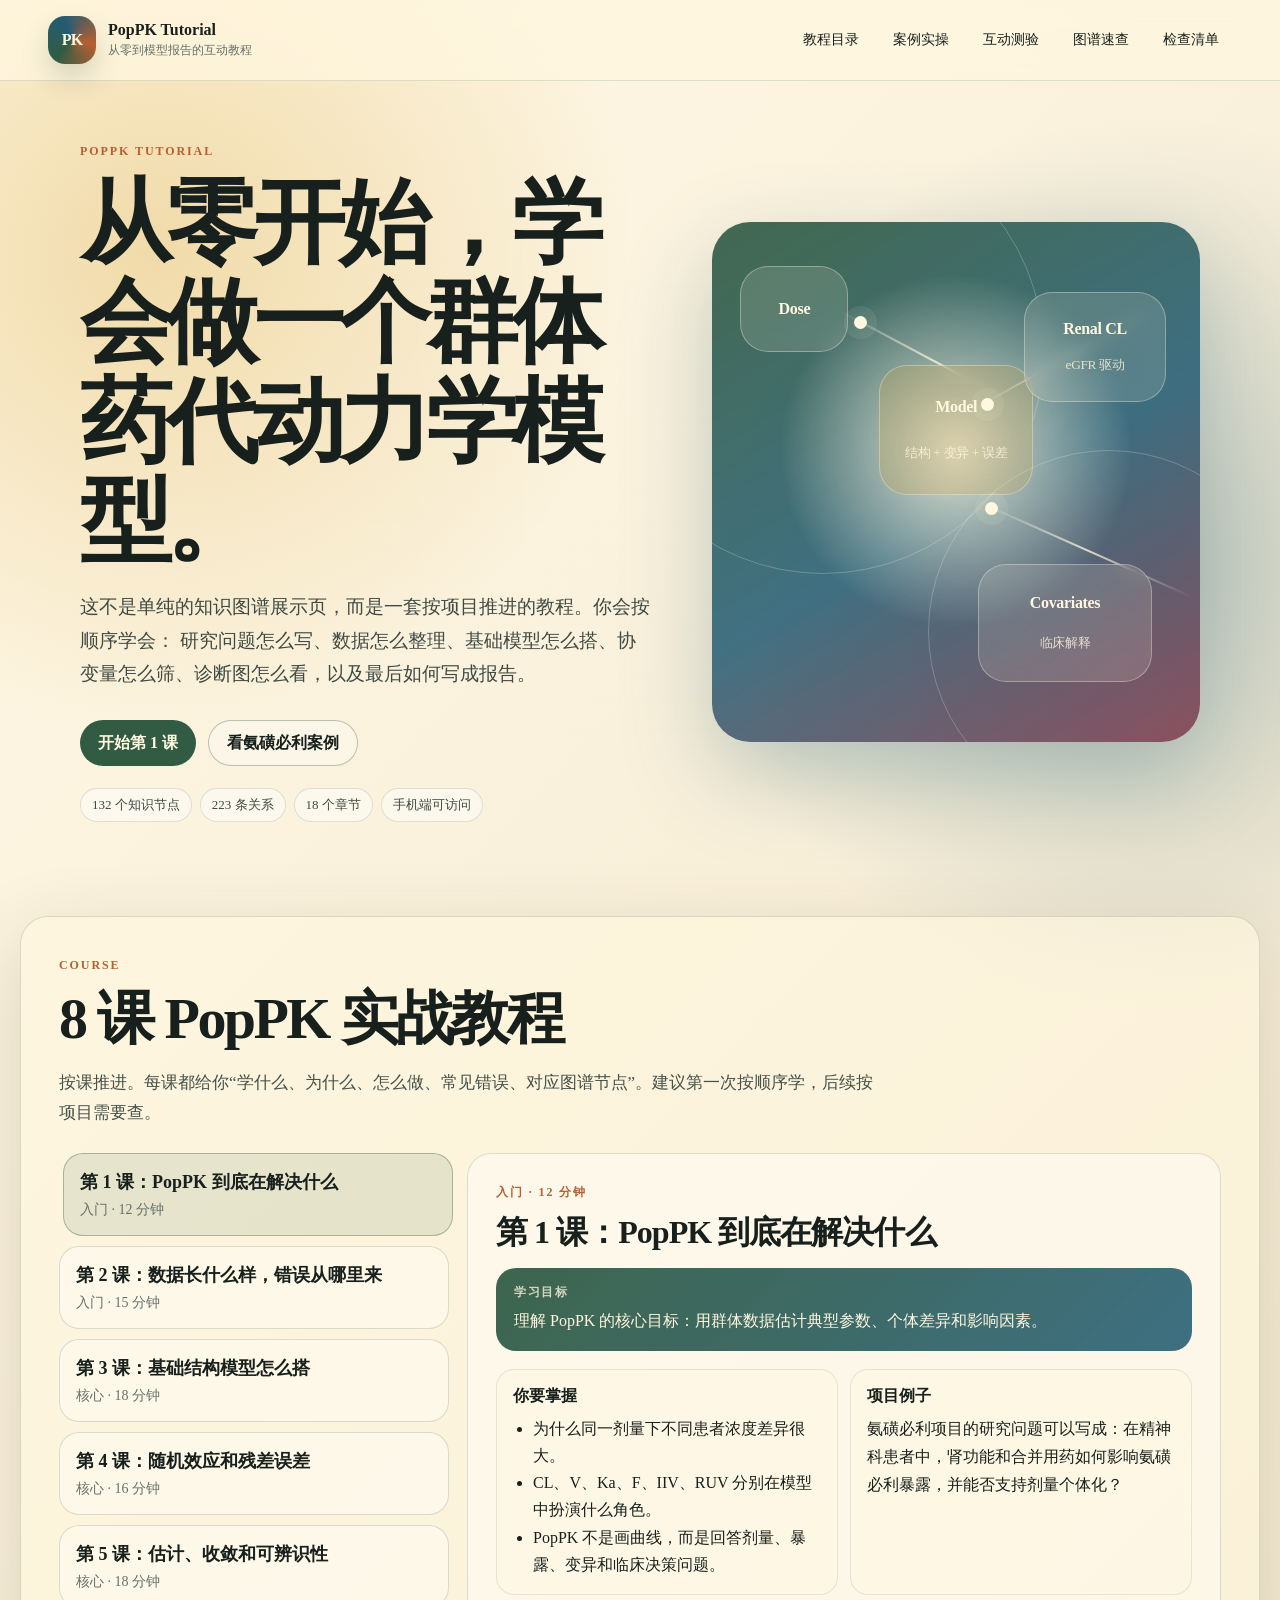
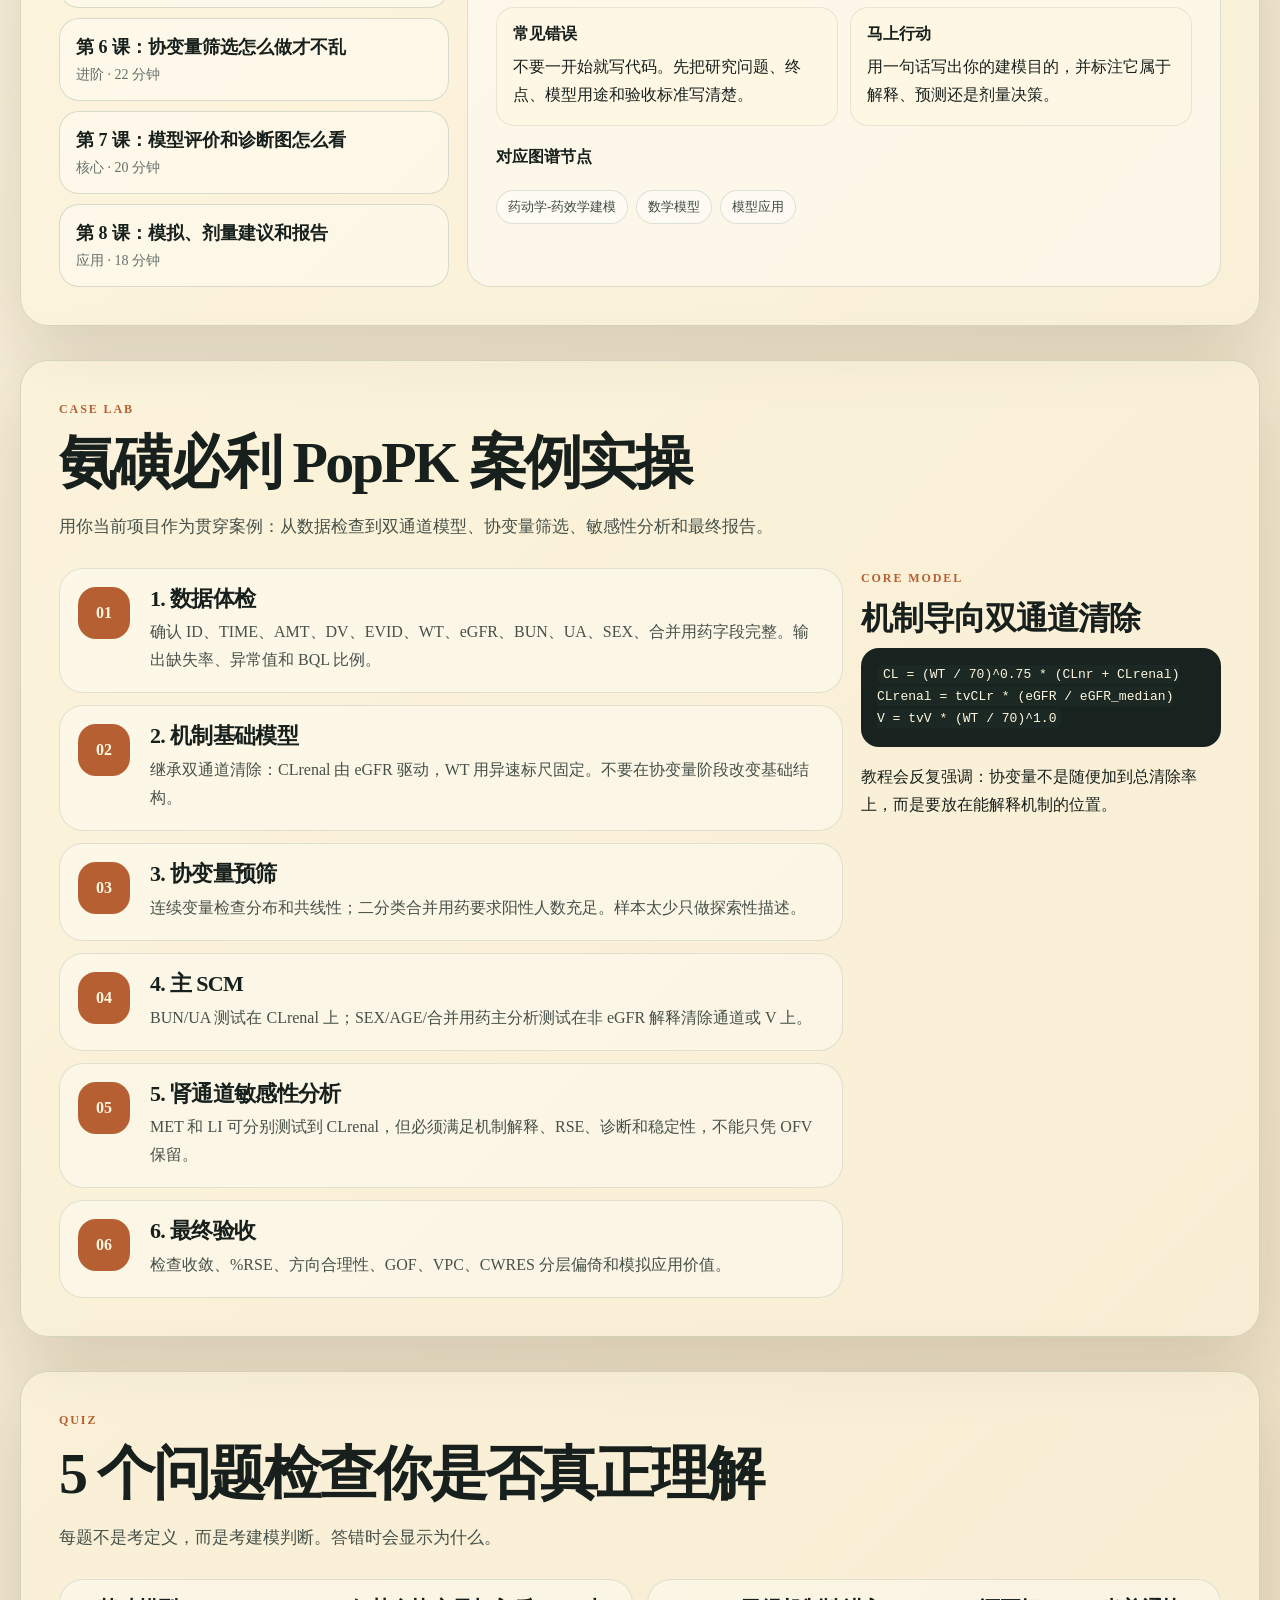
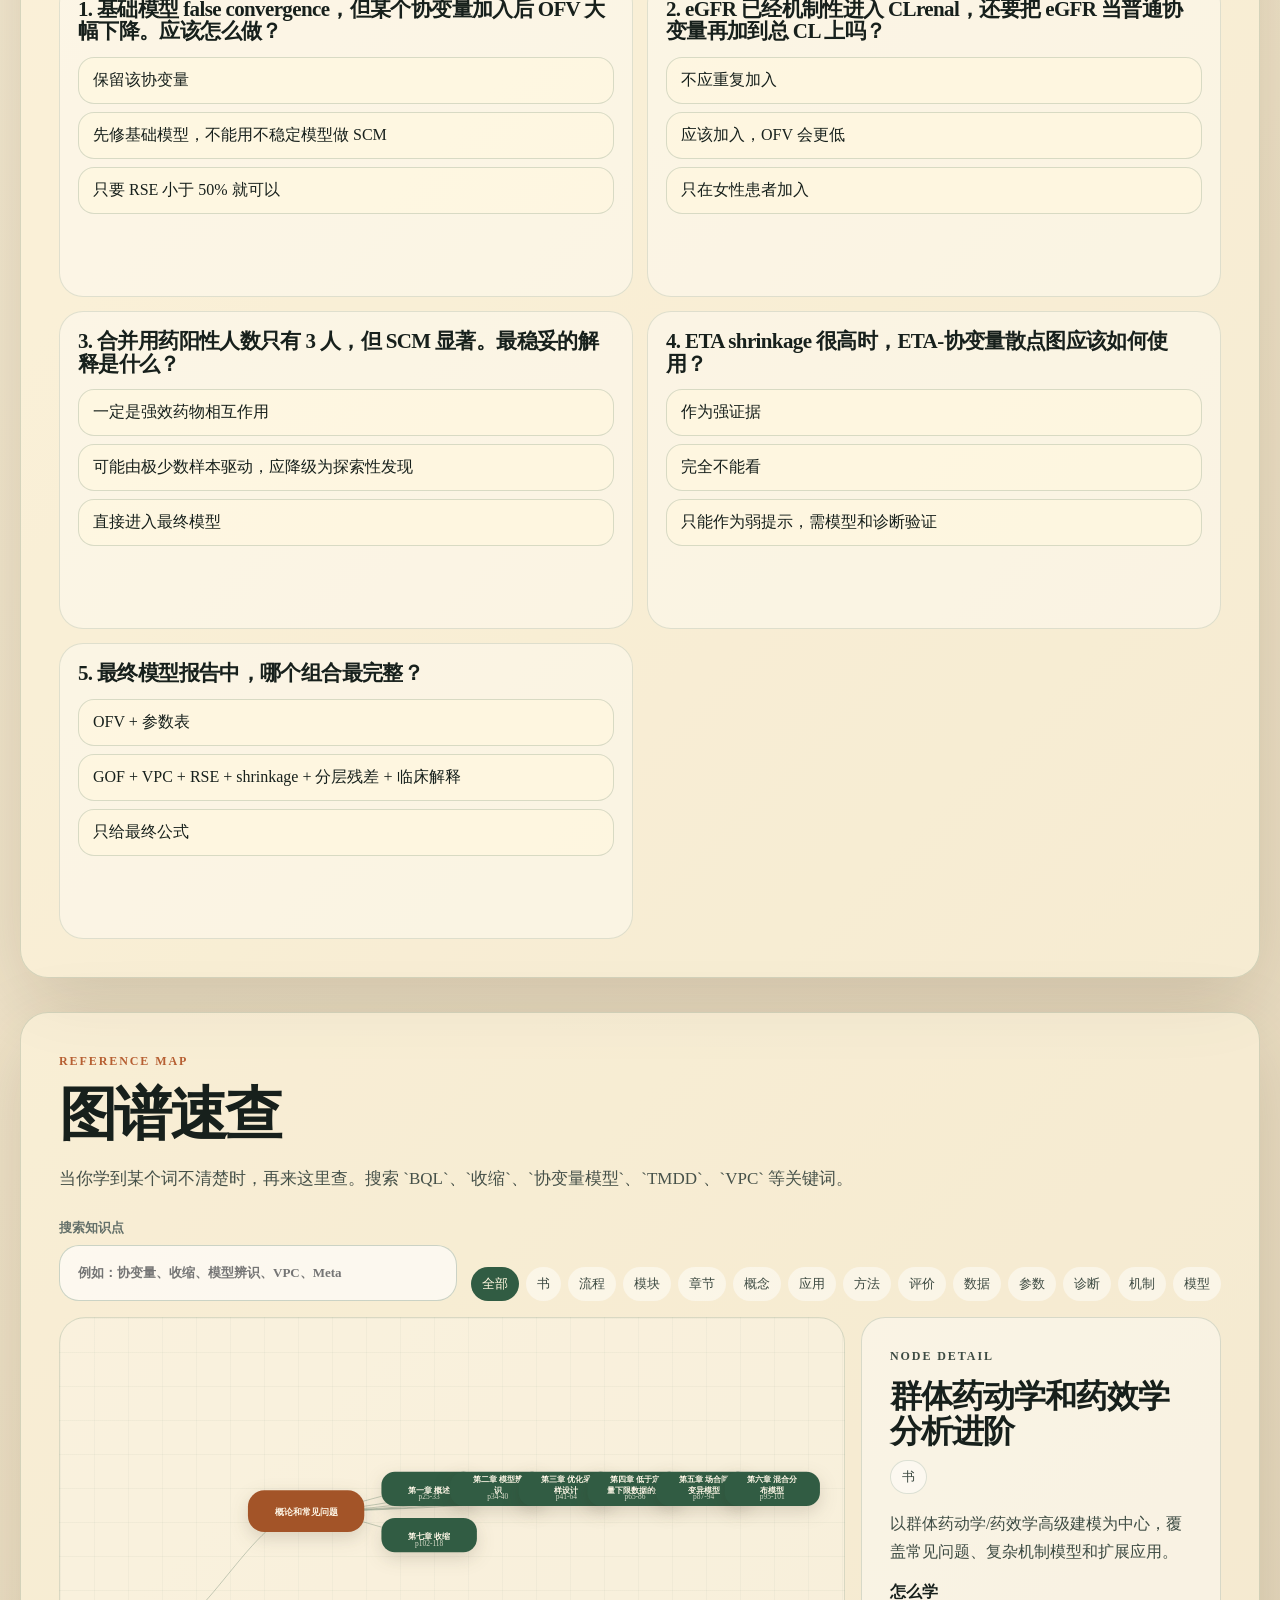
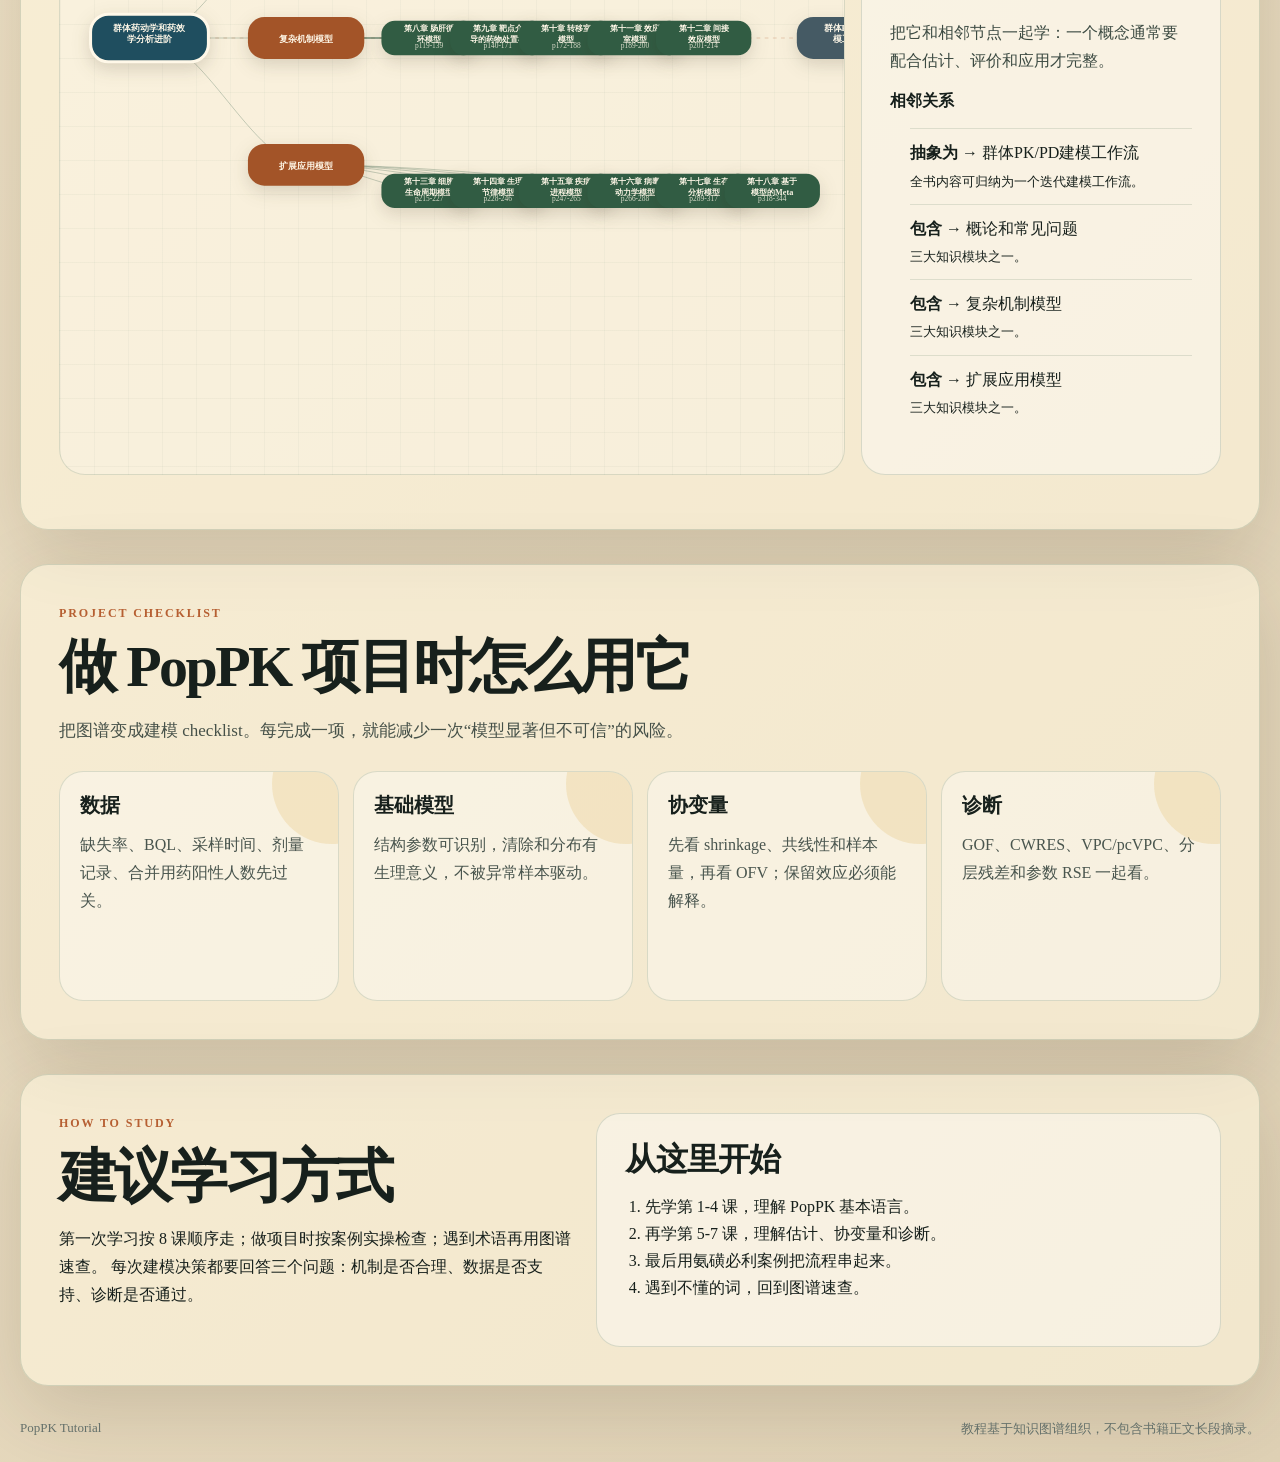
<file: index.html>
<!doctype html>
<html lang="zh-CN">
<head>
  <meta charset="utf-8">
  <meta name="viewport" content="width=device-width, initial-scale=1">
  <meta http-equiv="Cache-Control" content="no-cache, no-store, must-revalidate">
  <meta http-equiv="Pragma" content="no-cache">
  <meta http-equiv="Expires" content="0">
  <meta name="description" content="群体药动学 PopPK 互动教程：从研究问题、数据、基础模型、协变量筛选到模型诊断和报告。">
  <title>PopPK 互动教程</title>
  <link rel="stylesheet" href="assets/styles-tutorial.css">
</head>
<body>
  <div class="grain" aria-hidden="true"></div>

  <header class="site-header">
    <a class="brand" href="#top" aria-label="返回首页">
      <span class="brand-mark">PK</span>
      <span>
        <strong>PopPK Tutorial</strong>
        <small>从零到模型报告的互动教程</small>
      </span>
    </a>
    <nav class="top-nav" aria-label="主导航">
      <a href="#learn">教程目录</a>
      <a href="#caseLab">案例实操</a>
      <a href="#quiz">互动测验</a>
      <a href="#explore">图谱速查</a>
      <a href="#checklist">检查清单</a>
    </nav>
  </header>

  <main id="top">
    <section class="hero section-grid">
      <div class="hero-copy">
        <p class="eyebrow">PopPK tutorial</p>
        <h1>从零开始，学会做一个群体药代动力学模型。</h1>
        <p class="hero-text">
          这不是单纯的知识图谱展示页，而是一套按项目推进的教程。你会按顺序学会：
          研究问题怎么写、数据怎么整理、基础模型怎么搭、协变量怎么筛、诊断图怎么看，以及最后如何写成报告。
        </p>
        <div class="hero-actions">
          <a class="button primary" href="#learn">开始第 1 课</a>
          <a class="button ghost" href="#caseLab">看氨磺必利案例</a>
        </div>
        <div class="quick-stats" id="quickStats" aria-live="polite">
          <span>载入知识图谱中...</span>
        </div>
      </div>

      <div class="kinetic-card" aria-label="药动学双通道动画示意">
        <div class="compartment dose">Dose</div>
        <div class="flow-line line-a"></div>
        <div class="compartment central">Model<br><small>结构 + 变异 + 误差</small></div>
        <div class="flow-line line-b"></div>
        <div class="compartment renal">Renal CL<br><small>eGFR 驱动</small></div>
        <div class="flow-line line-c"></div>
        <div class="compartment nonrenal">Covariates<br><small>临床解释</small></div>
        <div class="pulse-dot dot-1"></div>
        <div class="pulse-dot dot-2"></div>
        <div class="pulse-dot dot-3"></div>
      </div>
    </section>

    <section class="section" id="learn">
      <div class="section-heading">
        <p class="eyebrow">Course</p>
        <h2>8 课 PopPK 实战教程</h2>
        <p>按课推进。每课都给你“学什么、为什么、怎么做、常见错误、对应图谱节点”。建议第一次按顺序学，后续按项目需要查。</p>
      </div>
      <div class="learning-board">
        <div class="lesson-list" id="lessonList"></div>
        <article class="lesson-detail" id="lessonDetail">
          <p class="eyebrow">选择一课</p>
          <h3>教程内容会显示在这里</h3>
          <p>点击左侧课程，查看学习目标、核心概念、实操任务和对应图谱节点。</p>
        </article>
      </div>
    </section>

    <section class="section" id="caseLab">
      <div class="section-heading">
        <p class="eyebrow">Case lab</p>
        <h2>氨磺必利 PopPK 案例实操</h2>
        <p>用你当前项目作为贯穿案例：从数据检查到双通道模型、协变量筛选、敏感性分析和最终报告。</p>
      </div>
      <div class="case-layout">
        <div class="case-timeline" id="caseSteps"></div>
        <aside class="formula-card">
          <p class="eyebrow">Core model</p>
          <h3>机制导向双通道清除</h3>
          <pre><code>CL = (WT / 70)^0.75 * (CLnr + CLrenal)
CLrenal = tvCLr * (eGFR / eGFR_median)
V = tvV * (WT / 70)^1.0</code></pre>
          <p>教程会反复强调：协变量不是随便加到总清除率上，而是要放在能解释机制的位置。</p>
        </aside>
      </div>
    </section>

    <section class="section" id="quiz">
      <div class="section-heading">
        <p class="eyebrow">Quiz</p>
        <h2>5 个问题检查你是否真正理解</h2>
        <p>每题不是考定义，而是考建模判断。答错时会显示为什么。</p>
      </div>
      <div class="quiz-box" id="quizBox"></div>
    </section>

    <section class="section explore" id="explore">
      <div class="section-heading">
        <p class="eyebrow">Reference map</p>
        <h2>图谱速查</h2>
        <p>当你学到某个词不清楚时，再来这里查。搜索 `BQL`、`收缩`、`协变量模型`、`TMDD`、`VPC` 等关键词。</p>
      </div>

      <div class="search-panel">
        <label class="search-box">
          <span>搜索知识点</span>
          <input id="searchInput" type="search" placeholder="例如：协变量、收缩、模型辨识、VPC、Meta">
        </label>
        <div class="type-filters" id="typeFilters" aria-label="节点类型筛选"></div>
      </div>

      <div class="explorer-layout">
        <div class="graph-shell">
          <svg id="graphSvg" viewBox="0 0 1180 760" role="img" aria-label="可视化知识图谱"></svg>
        </div>
        <aside class="node-panel" id="nodePanel">
          <p class="eyebrow">Node detail</p>
          <h3>点击一个节点</h3>
          <p>这里会显示概念解释、所在章节和相邻关系。</p>
        </aside>
      </div>

      <div class="result-strip" id="resultStrip" aria-live="polite"></div>
    </section>

    <section class="section" id="checklist">
      <div class="section-heading">
        <p class="eyebrow">Project checklist</p>
        <h2>做 PopPK 项目时怎么用它</h2>
        <p>把图谱变成建模 checklist。每完成一项，就能减少一次“模型显著但不可信”的风险。</p>
      </div>
      <div class="checklist-grid" id="checklistGrid"></div>
    </section>

    <section class="section github-section" id="about">
      <div>
        <p class="eyebrow">How to study</p>
        <h2>建议学习方式</h2>
        <p>
          第一次学习按 8 课顺序走；做项目时按案例实操检查；遇到术语再用图谱速查。
          每次建模决策都要回答三个问题：机制是否合理、数据是否支持、诊断是否通过。
        </p>
      </div>
      <div class="deploy-card">
        <h3>从这里开始</h3>
        <ol>
          <li>先学第 1-4 课，理解 PopPK 基本语言。</li>
          <li>再学第 5-7 课，理解估计、协变量和诊断。</li>
          <li>最后用氨磺必利案例把流程串起来。</li>
          <li>遇到不懂的词，回到图谱速查。</li>
        </ol>
      </div>
    </section>
  </main>

  <footer class="site-footer">
    <span>PopPK Tutorial</span>
    <span>教程基于知识图谱组织，不包含书籍正文长段摘录。</span>
  </footer>

  <script src="assets/app-tutorial.js"></script>
</body>
</html>
</file>
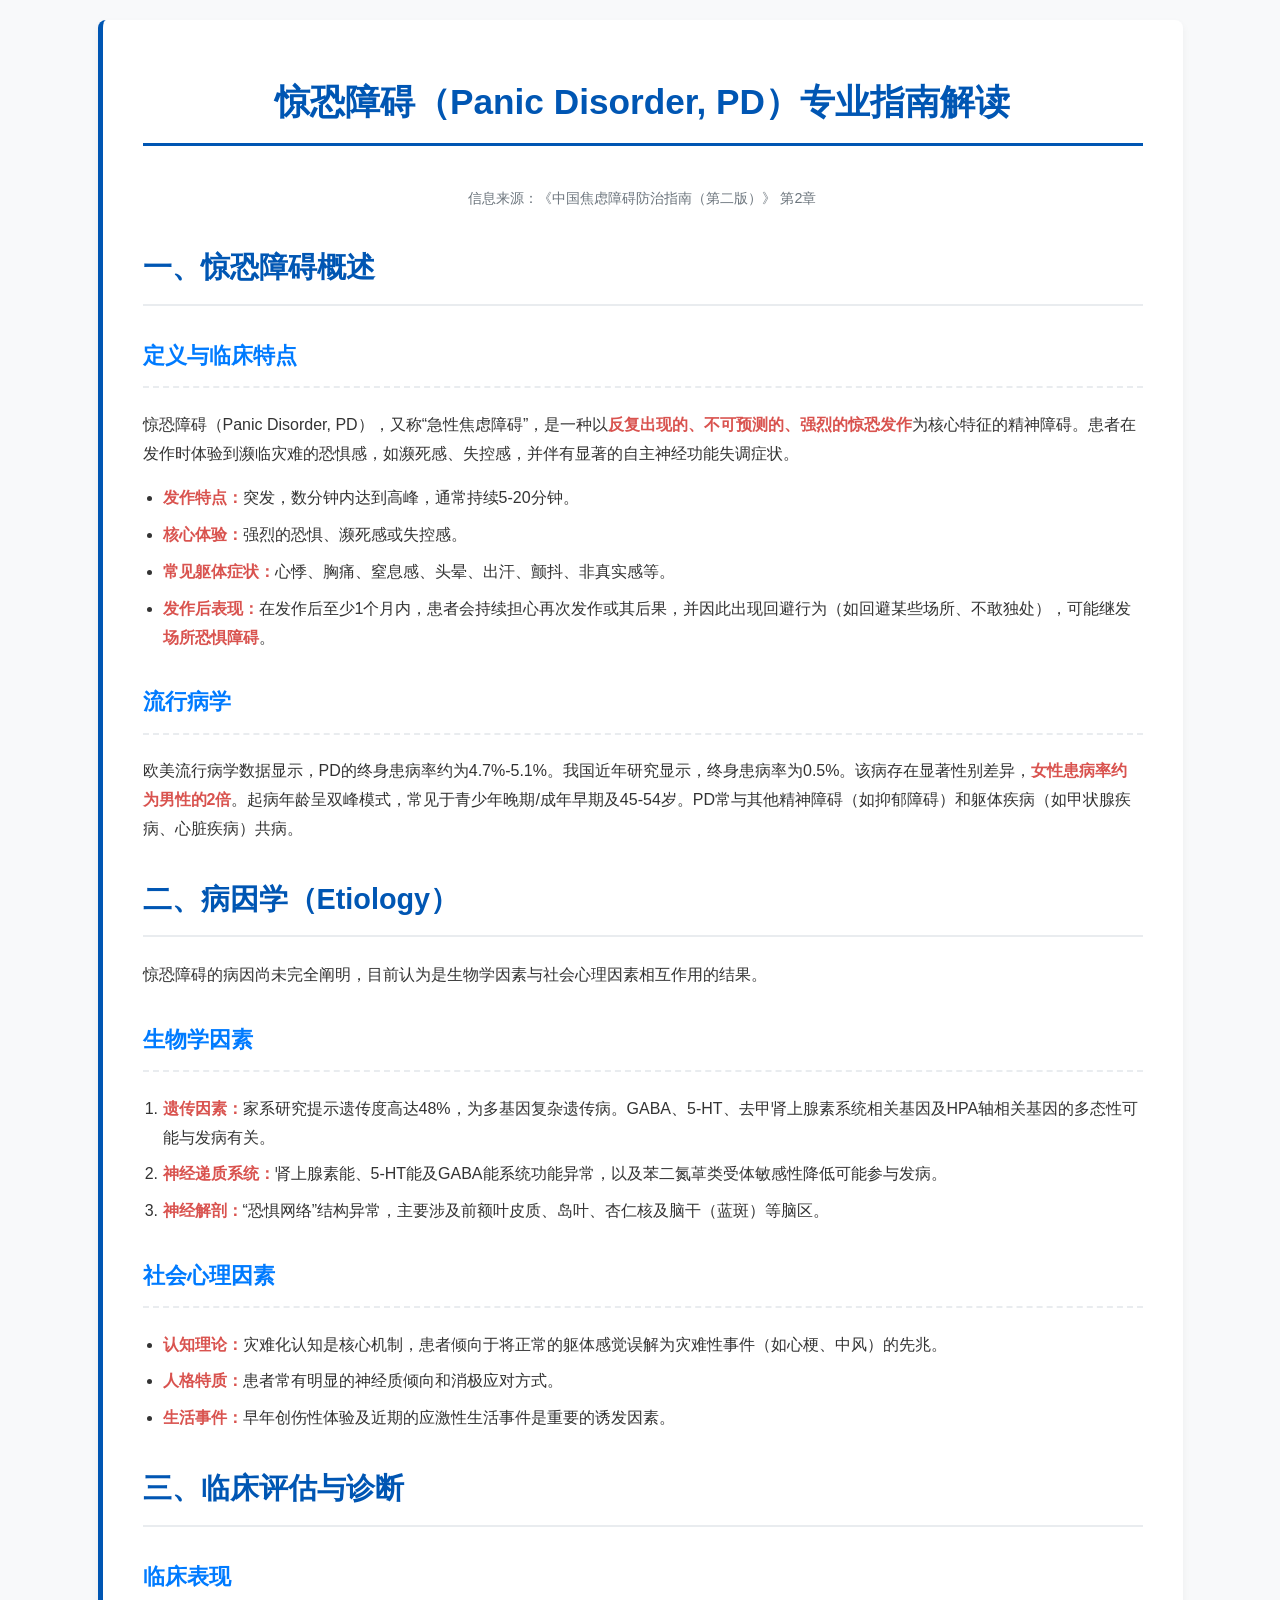
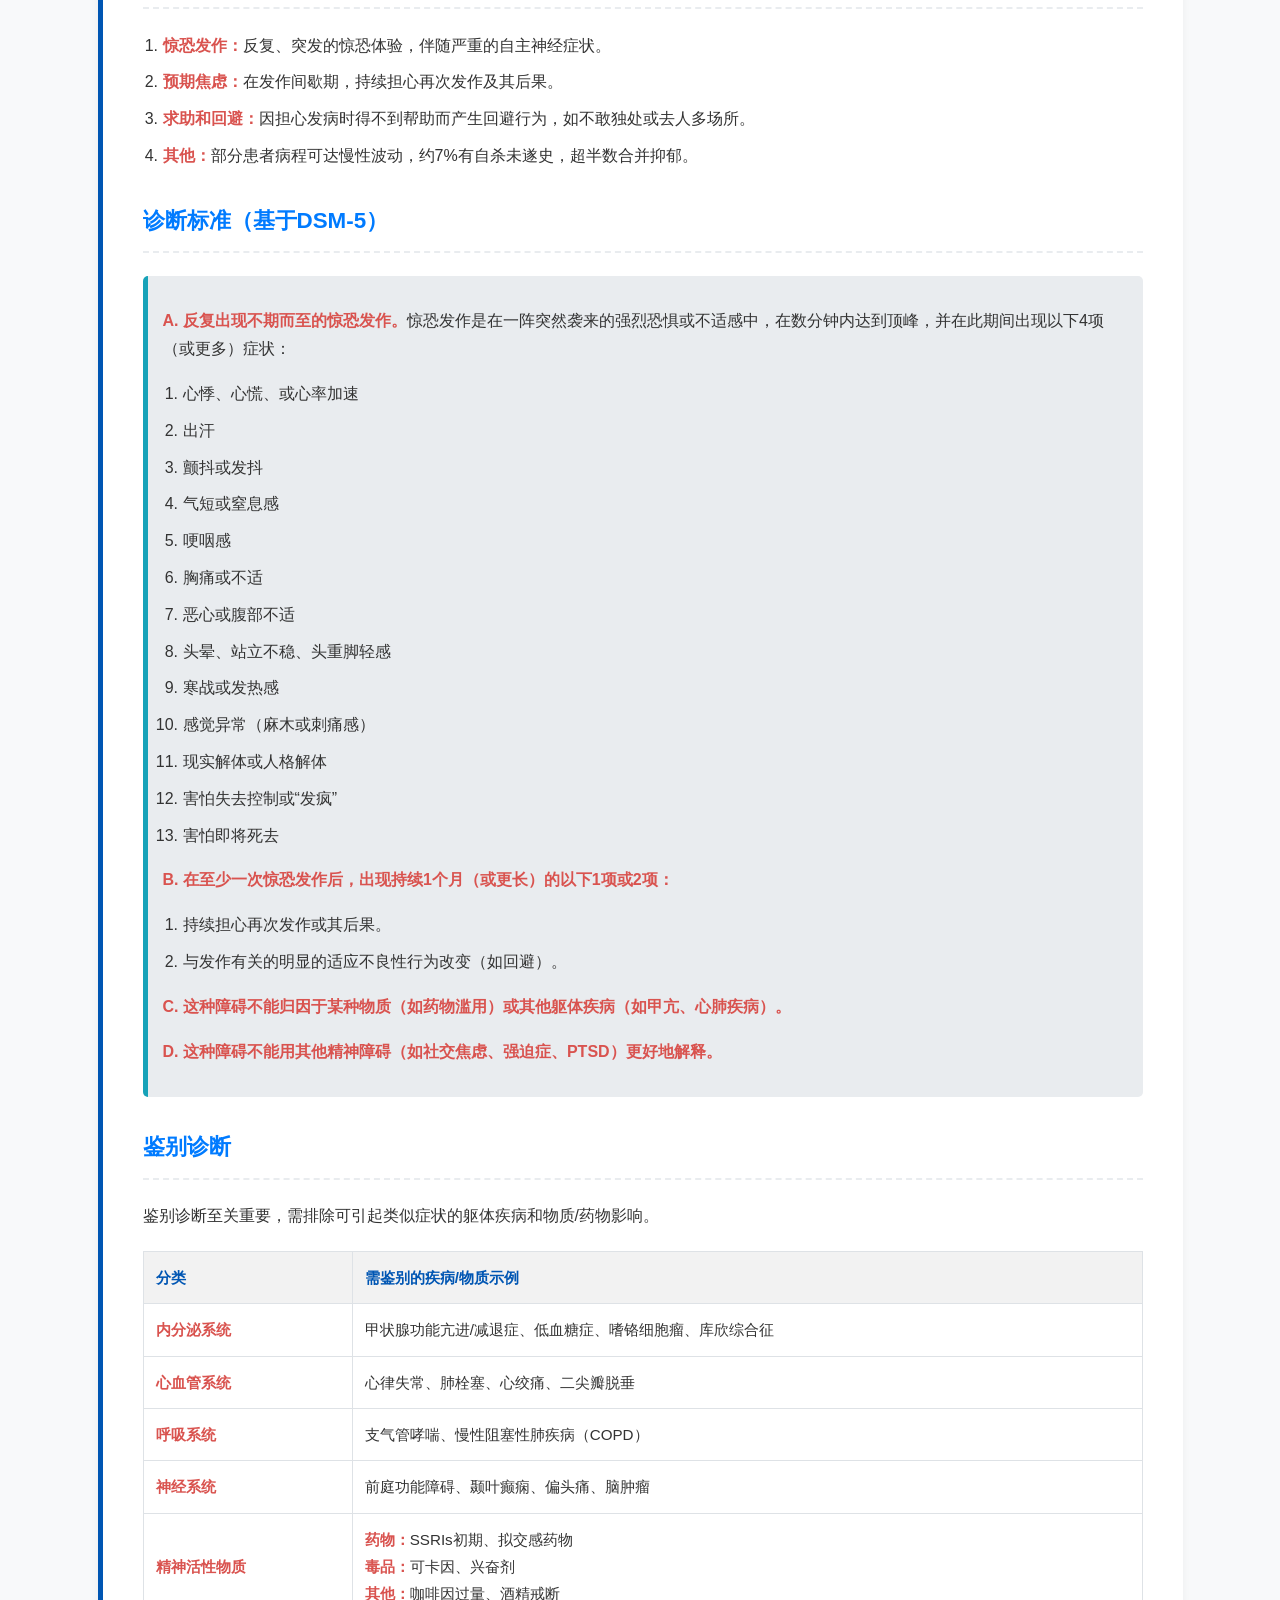
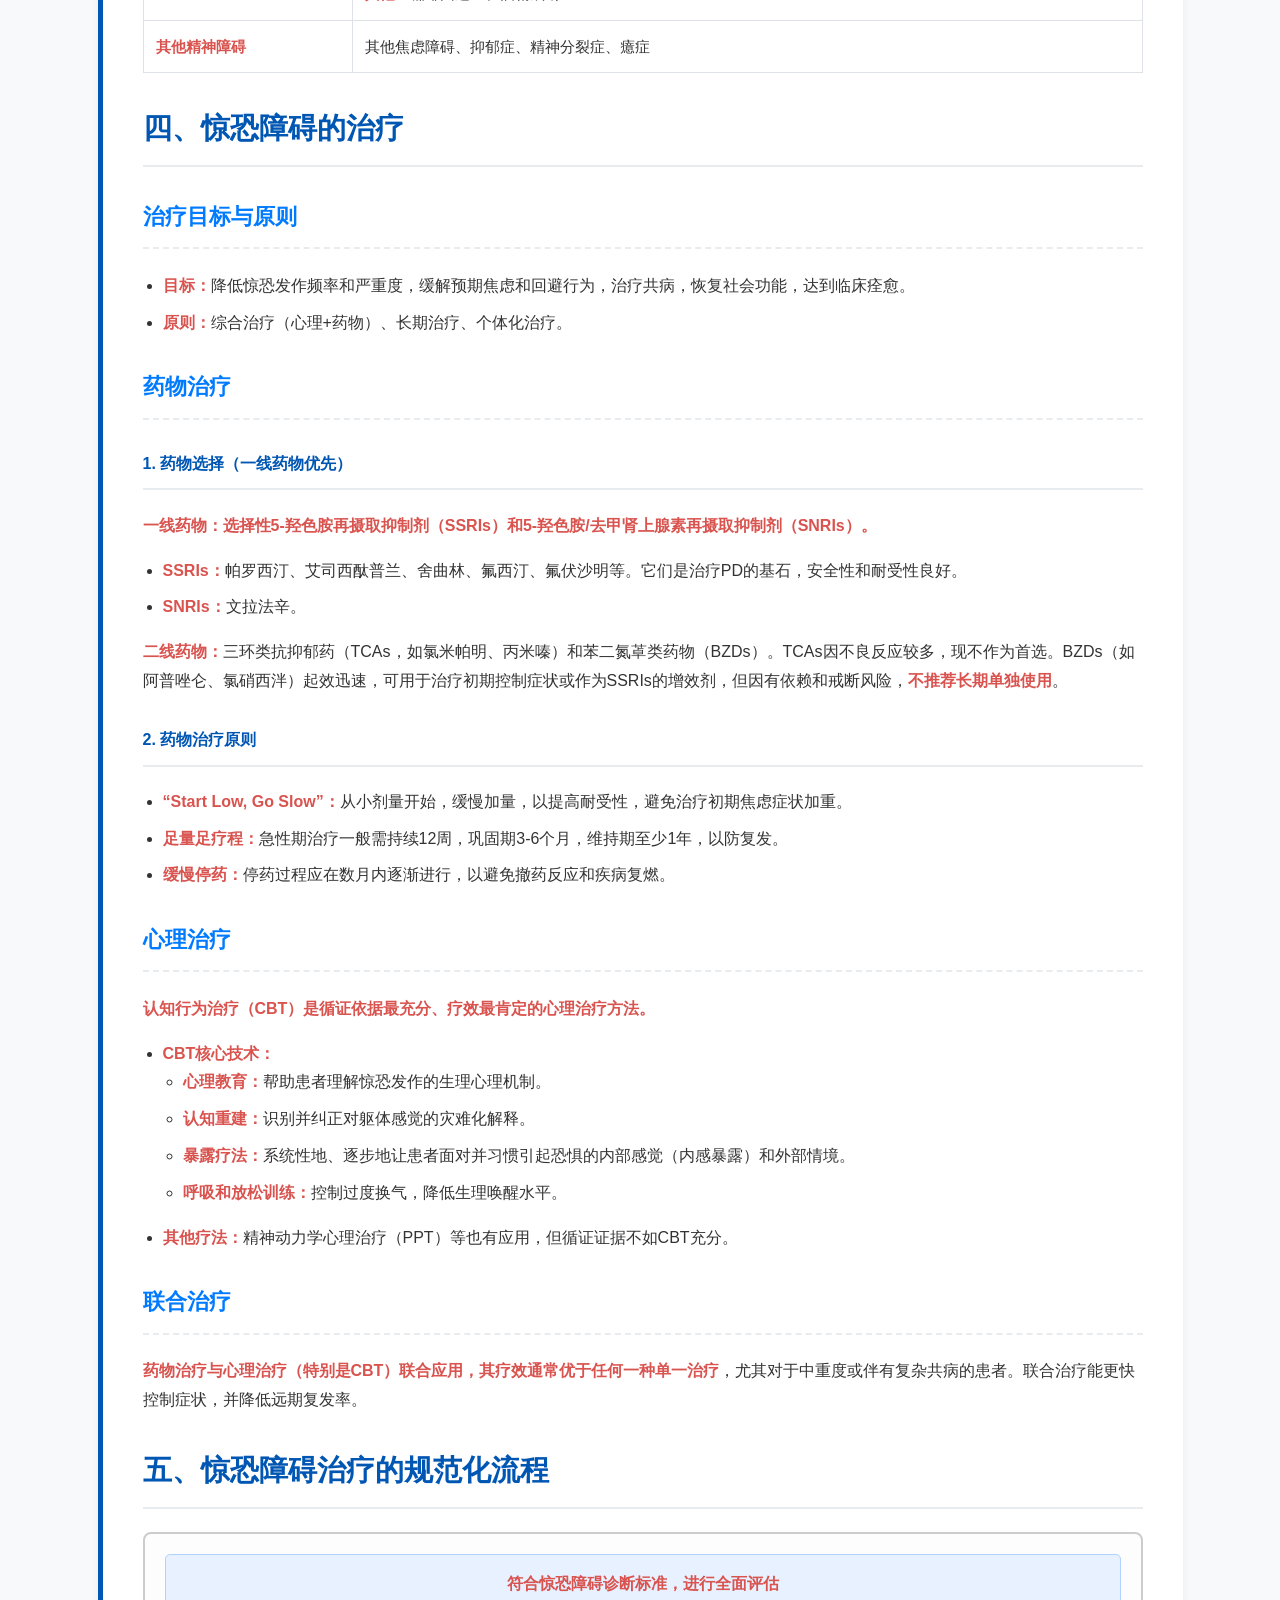
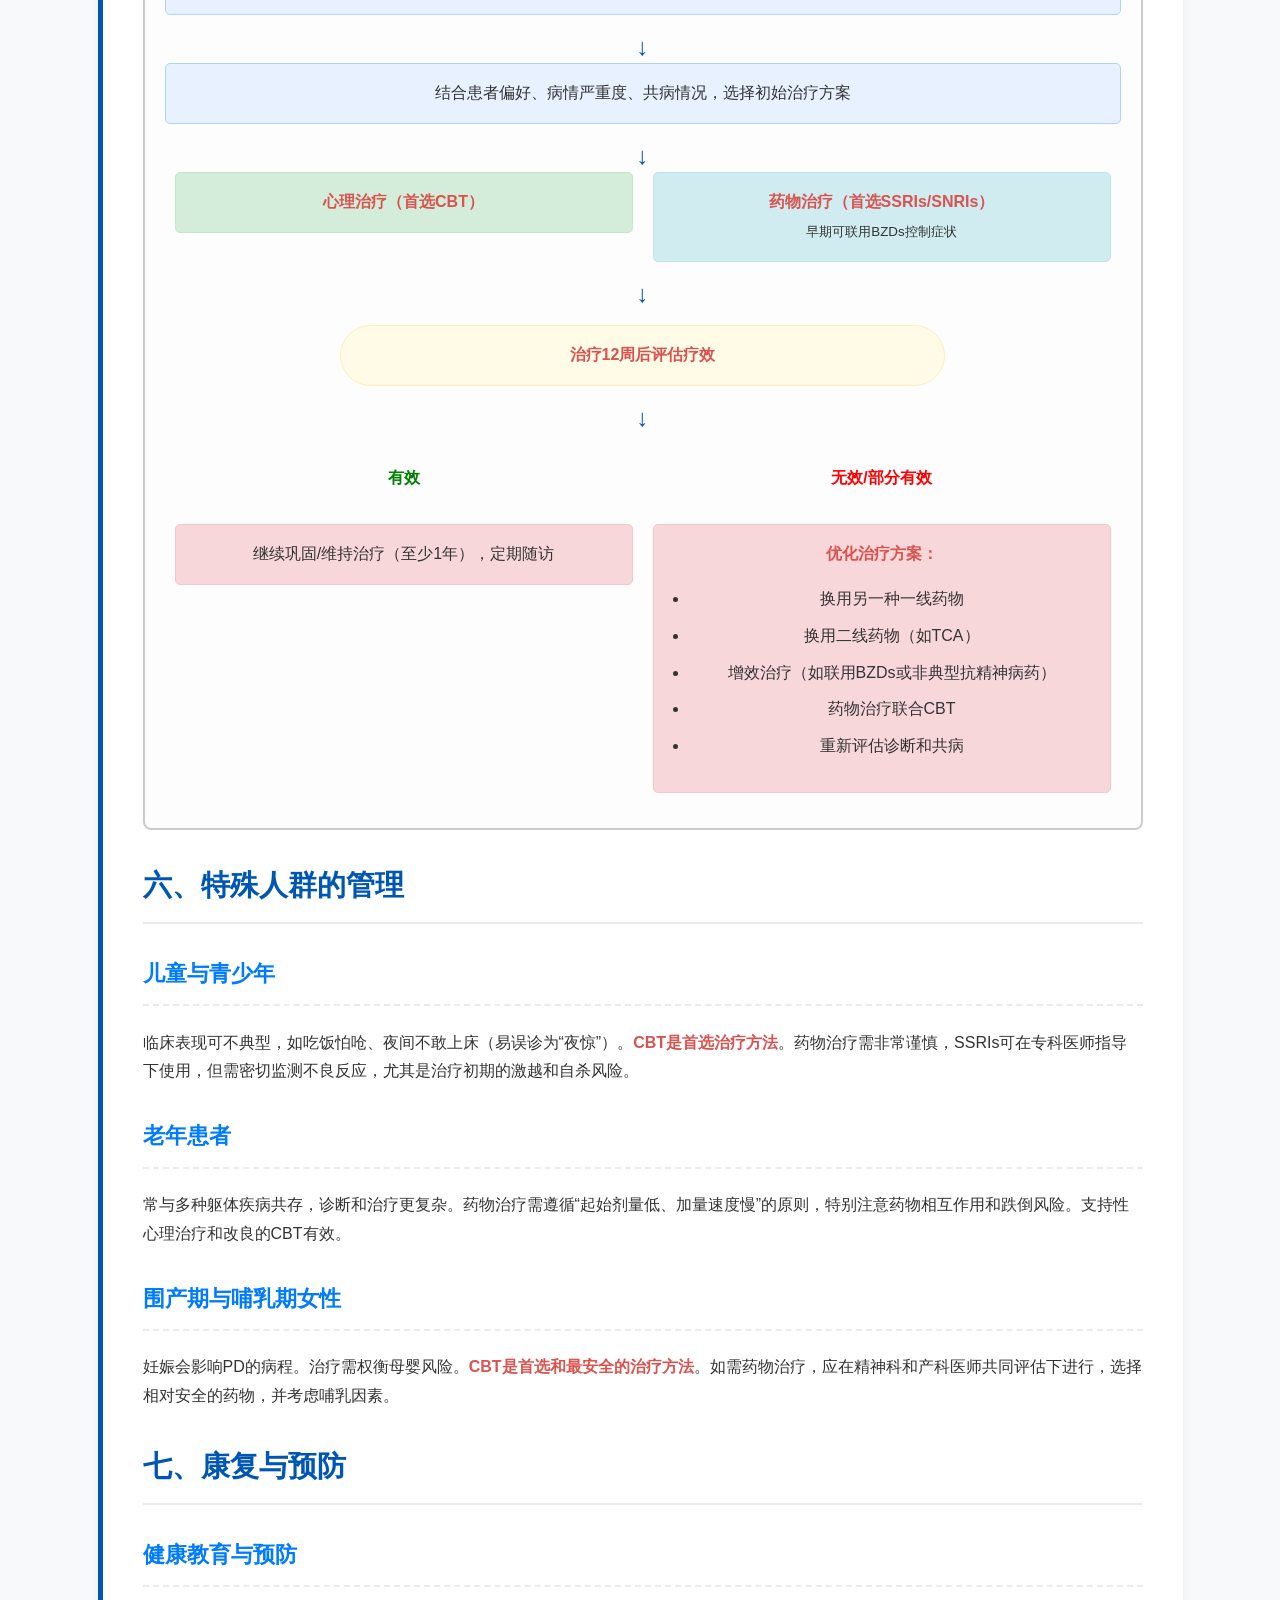
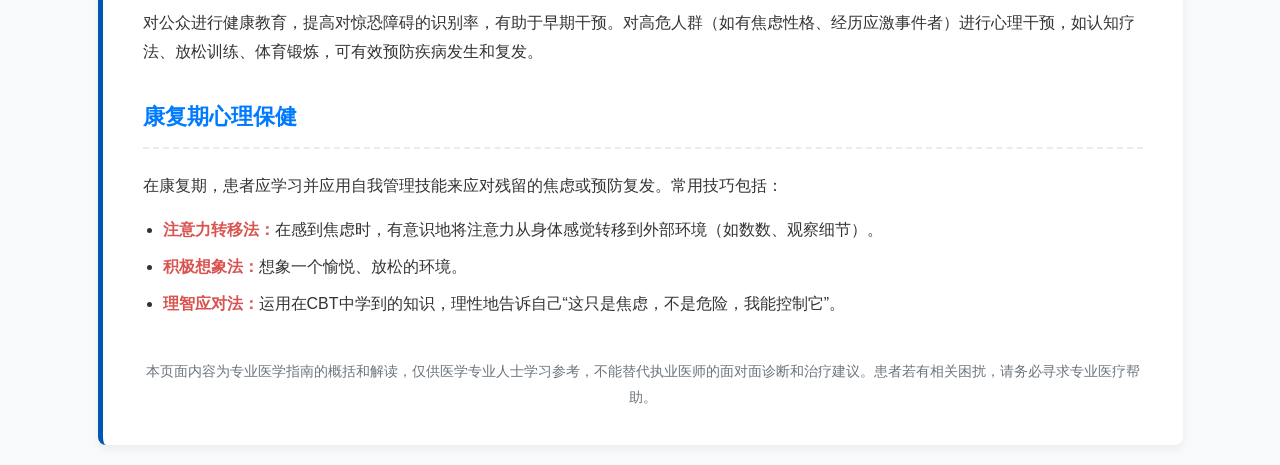
<file: code (1).html>
<!DOCTYPE html>
<html lang="zh-CN">
<head>
    <meta charset="UTF-8">
    <meta name="viewport" content="width=device-width, initial-scale=1.0">
    <title>惊恐障碍专业指南解读</title>
    <style>
        body {
            font-family: -apple-system, BlinkMacSystemFont, "Segoe UI", "Microsoft YaHei", "Helvetica Neue", Helvetica, Arial, sans-serif;
            line-height: 1.8;
            color: #333;
            background-color: #f8f9fa;
            margin: 0;
            padding: 20px;
        }
        .container {
            max-width: 1000px;
            margin: auto;
            background-color: #ffffff;
            padding: 20px 40px;
            border-radius: 8px;
            box-shadow: 0 4px 8px rgba(0,0,0,0.05);
            border-left: 5px solid #0056b3;
        }
        h1, h2, h3, h4 {
            color: #0056b3;
            border-bottom: 2px solid #e9ecef;
            padding-bottom: 10px;
            margin-top: 30px;
        }
        h1 {
            text-align: center;
            border-bottom: 3px solid #0056b3;
            font-size: 2.2em;
        }
        h2 {
            font-size: 1.8em;
        }
        h3 {
            font-size: 1.4em;
            color: #007bff;
            border-bottom-style: dashed;
        }
        p, ul, ol {
            margin-bottom: 1em;
        }
        ul, ol {
            padding-left: 20px;
        }
        li {
            margin-bottom: 0.5em;
        }
        strong, b {
            color: #d9534f;
        }
        table {
            width: 100%;
            border-collapse: collapse;
            margin: 20px 0;
            font-size: 0.95em;
        }
        th, td {
            border: 1px solid #dee2e6;
            padding: 12px;
            text-align: left;
        }
        th {
            background-color: #f2f2f2;
            font-weight: bold;
            color: #0056b3;
        }
        blockquote {
            background-color: #e9ecef;
            border-left: 5px solid #17a2b8;
            padding: 15px;
            margin: 20px 0;
            border-radius: 5px;
        }
        .flowchart {
            border: 2px solid #ccc;
            padding: 20px;
            border-radius: 8px;
            background: #fdfdfd;
        }
        .flow-box {
            background-color: #e7f1ff;
            border: 1px solid #b3d1ff;
            padding: 15px;
            margin-bottom: 15px;
            border-radius: 5px;
            text-align: center;
        }
        .flow-arrow {
            text-align: center;
            font-size: 24px;
            color: #0056b3;
            margin: -5px 0;
        }
        .flow-decision {
            background-color: #fffbe6;
            border: 1px solid #ffeeba;
            padding: 15px;
            margin: 15px auto;
            border-radius: 50px;
            width: 60%;
            text-align: center;
        }
        .flow-line {
            display: flex;
            justify-content: space-around;
            align-items: flex-start;
        }
        .flow-path {
            flex: 1;
            padding: 0 10px;
        }
        .footer {
            text-align: center;
            margin-top: 40px;
            font-size: 0.9em;
            color: #6c757d;
        }
    </style>
</head>
<body>

<div class="container">
    <h1>惊恐障碍（Panic Disorder, PD）专业指南解读</h1>
    <p class="footer">信息来源：《中国焦虑障碍防治指南（第二版）》 第2章</p>

    <h2>一、惊恐障碍概述</h2>
    <h3>定义与临床特点</h3>
    <p>惊恐障碍（Panic Disorder, PD），又称“急性焦虑障碍”，是一种以<b>反复出现的、不可预测的、强烈的惊恐发作</b>为核心特征的精神障碍。患者在发作时体验到濒临灾难的恐惧感，如濒死感、失控感，并伴有显著的自主神经功能失调症状。</p>
    <ul>
        <li><b>发作特点：</b>突发，数分钟内达到高峰，通常持续5-20分钟。</li>
        <li><b>核心体验：</b>强烈的恐惧、濒死感或失控感。</li>
        <li><b>常见躯体症状：</b>心悸、胸痛、窒息感、头晕、出汗、颤抖、非真实感等。</li>
        <li><b>发作后表现：</b>在发作后至少1个月内，患者会持续担心再次发作或其后果，并因此出现回避行为（如回避某些场所、不敢独处），可能继发<b>场所恐惧障碍</b>。</li>
    </ul>

    <h3>流行病学</h3>
    <p>欧美流行病学数据显示，PD的终身患病率约为4.7%-5.1%。我国近年研究显示，终身患病率为0.5%。该病存在显著性别差异，<b>女性患病率约为男性的2倍</b>。起病年龄呈双峰模式，常见于青少年晚期/成年早期及45-54岁。PD常与其他精神障碍（如抑郁障碍）和躯体疾病（如甲状腺疾病、心脏疾病）共病。</p>

    <h2>二、病因学（Etiology）</h2>
    <p>惊恐障碍的病因尚未完全阐明，目前认为是生物学因素与社会心理因素相互作用的结果。</p>
    <h3>生物学因素</h3>
    <ol>
        <li><b>遗传因素：</b>家系研究提示遗传度高达48%，为多基因复杂遗传病。GABA、5-HT、去甲肾上腺素系统相关基因及HPA轴相关基因的多态性可能与发病有关。</li>
        <li><b>神经递质系统：</b>肾上腺素能、5-HT能及GABA能系统功能异常，以及苯二氮䓬类受体敏感性降低可能参与发病。</li>
        <li><b>神经解剖：</b>“恐惧网络”结构异常，主要涉及前额叶皮质、岛叶、杏仁核及脑干（蓝斑）等脑区。</li>
    </ol>
    <h3>社会心理因素</h3>
    <ul>
        <li><b>认知理论：</b>灾难化认知是核心机制，患者倾向于将正常的躯体感觉误解为灾难性事件（如心梗、中风）的先兆。</li>
        <li><b>人格特质：</b>患者常有明显的神经质倾向和消极应对方式。</li>
        <li><b>生活事件：</b>早年创伤性体验及近期的应激性生活事件是重要的诱发因素。</li>
    </ul>

    <h2>三、临床评估与诊断</h2>
    <h3>临床表现</h3>
    <ol>
        <li><b>惊恐发作：</b>反复、突发的惊恐体验，伴随严重的自主神经症状。</li>
        <li><b>预期焦虑：</b>在发作间歇期，持续担心再次发作及其后果。</li>
        <li><b>求助和回避：</b>因担心发病时得不到帮助而产生回避行为，如不敢独处或去人多场所。</li>
        <li><b>其他：</b>部分患者病程可达慢性波动，约7%有自杀未遂史，超半数合并抑郁。</li>
    </ol>

    <h3>诊断标准（基于DSM-5）</h3>
    <blockquote>
        <p><b>A. 反复出现不期而至的惊恐发作。</b>惊恐发作是在一阵突然袭来的强烈恐惧或不适感中，在数分钟内达到顶峰，并在此期间出现以下4项（或更多）症状：</p>
        <ol>
            <li>心悸、心慌、或心率加速</li>
            <li>出汗</li>
            <li>颤抖或发抖</li>
            <li>气短或窒息感</li>
            <li>哽咽感</li>
            <li>胸痛或不适</li>
            <li>恶心或腹部不适</li>
            <li>头晕、站立不稳、头重脚轻感</li>
            <li>寒战或发热感</li>
            <li>感觉异常（麻木或刺痛感）</li>
            <li>现实解体或人格解体</li>
            <li>害怕失去控制或“发疯”</li>
            <li>害怕即将死去</li>
        </ol>
        <p><b>B. 在至少一次惊恐发作后，出现持续1个月（或更长）的以下1项或2项：</b></p>
        <ol>
            <li>持续担心再次发作或其后果。</li>
            <li>与发作有关的明显的适应不良性行为改变（如回避）。</li>
        </ol>
        <p><b>C. 这种障碍不能归因于某种物质（如药物滥用）或其他躯体疾病（如甲亢、心肺疾病）。</b></p>
        <p><b>D. 这种障碍不能用其他精神障碍（如社交焦虑、强迫症、PTSD）更好地解释。</b></p>
    </blockquote>

    <h3>鉴别诊断</h3>
    <p>鉴别诊断至关重要，需排除可引起类似症状的躯体疾病和物质/药物影响。</p>
    <table>
        <thead>
            <tr>
                <th>分类</th>
                <th>需鉴别的疾病/物质示例</th>
            </tr>
        </thead>
        <tbody>
            <tr>
                <td><b>内分泌系统</b></td>
                <td>甲状腺功能亢进/减退症、低血糖症、嗜铬细胞瘤、库欣综合征</td>
            </tr>
            <tr>
                <td><b>心血管系统</b></td>
                <td>心律失常、肺栓塞、心绞痛、二尖瓣脱垂</td>
            </tr>
            <tr>
                <td><b>呼吸系统</b></td>
                <td>支气管哮喘、慢性阻塞性肺疾病（COPD）</td>
            </tr>
            <tr>
                <td><b>神经系统</b></td>
                <td>前庭功能障碍、颞叶癫痫、偏头痛、脑肿瘤</td>
            </tr>
            <tr>
                <td><b>精神活性物质</b></td>
                <td><b>药物：</b>SSRIs初期、拟交感药物<br><b>毒品：</b>可卡因、兴奋剂<br><b>其他：</b>咖啡因过量、酒精戒断</td>
            </tr>
            <tr>
                <td><b>其他精神障碍</b></td>
                <td>其他焦虑障碍、抑郁症、精神分裂症、癔症</td>
            </tr>
        </tbody>
    </table>

    <h2>四、惊恐障碍的治疗</h2>
    <h3>治疗目标与原则</h3>
    <ul>
        <li><b>目标：</b>降低惊恐发作频率和严重度，缓解预期焦虑和回避行为，治疗共病，恢复社会功能，达到临床痊愈。</li>
        <li><b>原则：</b>综合治疗（心理+药物）、长期治疗、个体化治疗。</li>
    </ul>

    <h3>药物治疗</h3>
    <h4>1. 药物选择（一线药物优先）</h4>
    <p><b>一线药物：选择性5-羟色胺再摄取抑制剂（SSRIs）和5-羟色胺/去甲肾上腺素再摄取抑制剂（SNRIs）。</b></p>
    <ul>
        <li><b>SSRIs：</b>帕罗西汀、艾司西酞普兰、舍曲林、氟西汀、氟伏沙明等。它们是治疗PD的基石，安全性和耐受性良好。</li>
        <li><b>SNRIs：</b>文拉法辛。</li>
    </ul>
    <p><b>二线药物：</b>三环类抗抑郁药（TCAs，如氯米帕明、丙米嗪）和苯二氮䓬类药物（BZDs）。TCAs因不良反应较多，现不作为首选。BZDs（如阿普唑仑、氯硝西泮）起效迅速，可用于治疗初期控制症状或作为SSRIs的增效剂，但因有依赖和戒断风险，<b>不推荐长期单独使用</b>。</p>

    <h4>2. 药物治疗原则</h4>
    <ul>
        <li><b>“Start Low, Go Slow”：</b>从小剂量开始，缓慢加量，以提高耐受性，避免治疗初期焦虑症状加重。</li>
        <li><b>足量足疗程：</b>急性期治疗一般需持续12周，巩固期3-6个月，维持期至少1年，以防复发。</li>
        <li><b>缓慢停药：</b>停药过程应在数月内逐渐进行，以避免撤药反应和疾病复燃。</li>
    </ul>

    <h3>心理治疗</h3>
    <p><b>认知行为治疗（CBT）是循证依据最充分、疗效最肯定的心理治疗方法。</b></p>
    <ul>
        <li><b>CBT核心技术：</b>
            <ul>
                <li><b>心理教育：</b>帮助患者理解惊恐发作的生理心理机制。</li>
                <li><b>认知重建：</b>识别并纠正对躯体感觉的灾难化解释。</li>
                <li><b>暴露疗法：</b>系统性地、逐步地让患者面对并习惯引起恐惧的内部感觉（内感暴露）和外部情境。</li>
                <li><b>呼吸和放松训练：</b>控制过度换气，降低生理唤醒水平。</li>
            </ul>
        </li>
        <li><b>其他疗法：</b>精神动力学心理治疗（PPT）等也有应用，但循证证据不如CBT充分。</li>
    </ul>
    
    <h3>联合治疗</h3>
    <p><b>药物治疗与心理治疗（特别是CBT）联合应用，其疗效通常优于任何一种单一治疗</b>，尤其对于中重度或伴有复杂共病的患者。联合治疗能更快控制症状，并降低远期复发率。</p>

    <h2>五、惊恐障碍治疗的规范化流程</h2>
    <div class="flowchart">
        <div class="flow-box"><b>符合惊恐障碍诊断标准，进行全面评估</b></div>
        <div class="flow-arrow">↓</div>
        <div class="flow-box">结合患者偏好、病情严重度、共病情况，选择初始治疗方案</div>
        <div class="flow-arrow">↓</div>
        <div class="flow-line">
            <div class="flow-path">
                <div class="flow-box" style="background-color: #d4edda; border-color: #c3e6cb;"><b>心理治疗（首选CBT）</b></div>
            </div>
            <div class="flow-path">
                <div class="flow-box" style="background-color: #d1ecf1; border-color: #bee5eb;"><b>药物治疗（首选SSRIs/SNRIs）</b><br><small>早期可联用BZDs控制症状</small></div>
            </div>
        </div>
        <div class="flow-arrow">↓</div>
        <div class="flow-decision"><b>治疗12周后评估疗效</b></div>
        <div class="flow-arrow">↓</div>
        <div class="flow-line">
            <div class="flow-path">
                <h4 style="text-align:center; border:none; color:green;">有效</h4>
                <div class="flow-box" style="background-color: #f8d7da; border-color: #f5c6cb;">继续巩固/维持治疗（至少1年），定期随访</div>
            </div>
            <div class="flow-path">
                <h4 style="text-align:center; border:none; color:red;">无效/部分有效</h4>
                <div class="flow-box" style="background-color: #f8d7da; border-color: #f5c6cb;">
                    <b>优化治疗方案：</b>
                    <ul>
                        <li>换用另一种一线药物</li>
                        <li>换用二线药物（如TCA）</li>
                        <li>增效治疗（如联用BZDs或非典型抗精神病药）</li>
                        <li>药物治疗联合CBT</li>
                        <li>重新评估诊断和共病</li>
                    </ul>
                </div>
            </div>
        </div>
    </div>


    <h2>六、特殊人群的管理</h2>
    <h3>儿童与青少年</h3>
    <p>临床表现可不典型，如吃饭怕呛、夜间不敢上床（易误诊为“夜惊”）。<b>CBT是首选治疗方法</b>。药物治疗需非常谨慎，SSRIs可在专科医师指导下使用，但需密切监测不良反应，尤其是治疗初期的激越和自杀风险。</p>

    <h3>老年患者</h3>
    <p>常与多种躯体疾病共存，诊断和治疗更复杂。药物治疗需遵循“起始剂量低、加量速度慢”的原则，特别注意药物相互作用和跌倒风险。支持性心理治疗和改良的CBT有效。</p>

    <h3>围产期与哺乳期女性</h3>
    <p>妊娠会影响PD的病程。治疗需权衡母婴风险。<b>CBT是首选和最安全的治疗方法</b>。如需药物治疗，应在精神科和产科医师共同评估下进行，选择相对安全的药物，并考虑哺乳因素。</p>

    <h2>七、康复与预防</h2>
    <h3>健康教育与预防</h3>
    <p>对公众进行健康教育，提高对惊恐障碍的识别率，有助于早期干预。对高危人群（如有焦虑性格、经历应激事件者）进行心理干预，如认知疗法、放松训练、体育锻炼，可有效预防疾病发生和复发。</p>
    
    <h3>康复期心理保健</h3>
    <p>在康复期，患者应学习并应用自我管理技能来应对残留的焦虑或预防复发。常用技巧包括：</p>
    <ul>
        <li><b>注意力转移法：</b>在感到焦虑时，有意识地将注意力从身体感觉转移到外部环境（如数数、观察细节）。</li>
        <li><b>积极想象法：</b>想象一个愉悦、放松的环境。</li>
        <li><b>理智应对法：</b>运用在CBT中学到的知识，理性地告诉自己“这只是焦虑，不是危险，我能控制它”。</li>
    </ul>

    <div class="footer">
        <p>本页面内容为专业医学指南的概括和解读，仅供医学专业人士学习参考，不能替代执业医师的面对面诊断和治疗建议。患者若有相关困扰，请务必寻求专业医疗帮助。</p>
    </div>
</div>

</body>
</html>
</file>
<file: assets/styles-tutorial.css>
:root {
  --ink: #17201c;
  --muted: #64706a;
  --paper: #fff7df;
  --cream: #f4ead2;
  --moss: #315c43;
  --copper: #b65f32;
  --lake: #235c73;
  --berry: #7b3348;
  --gold: #d8a53b;
  --line: rgba(49, 92, 67, 0.26);
  --shadow: 0 24px 80px rgba(55, 42, 22, 0.16);
  --radius: 28px;
}

* {
  box-sizing: border-box;
}

html {
  scroll-behavior: smooth;
}

body {
  margin: 0;
  color: var(--ink);
  background:
    radial-gradient(circle at 12% 4%, rgba(216, 165, 59, 0.34), transparent 30rem),
    radial-gradient(circle at 90% 9%, rgba(35, 92, 115, 0.26), transparent 28rem),
    linear-gradient(135deg, #fff8e5 0%, #efe2c7 58%, #dfd1b5 100%);
  font-family: "LXGW WenKai", "霞鹜文楷", "Noto Serif SC", "Source Han Serif SC", "Microsoft YaHei", serif;
  min-height: 100vh;
}

.grain {
  position: fixed;
  inset: 0;
  pointer-events: none;
  opacity: 0.18;
  z-index: 1;
  background-image:
    linear-gradient(rgba(23, 32, 28, 0.04) 1px, transparent 1px),
    linear-gradient(90deg, rgba(23, 32, 28, 0.035) 1px, transparent 1px);
  background-size: 26px 26px;
  mask-image: radial-gradient(circle at center, black, transparent 85%);
}

.site-header,
main,
.site-footer {
  position: relative;
  z-index: 2;
}

.site-header {
  position: sticky;
  top: 0;
  display: flex;
  align-items: center;
  justify-content: space-between;
  gap: 18px;
  padding: 16px clamp(18px, 4vw, 48px);
  background: rgba(255, 247, 223, 0.78);
  backdrop-filter: blur(16px);
  border-bottom: 1px solid rgba(49, 92, 67, 0.16);
  z-index: 20;
}

.brand {
  display: inline-flex;
  align-items: center;
  gap: 12px;
  color: inherit;
  text-decoration: none;
}

.brand-mark {
  display: grid;
  place-items: center;
  width: 48px;
  height: 48px;
  border-radius: 17px;
  color: #fff7df;
  background: conic-gradient(from 220deg, var(--moss), var(--lake), var(--copper), var(--moss));
  font-weight: 900;
  letter-spacing: -0.05em;
  box-shadow: 0 14px 28px rgba(49, 92, 67, 0.2);
}

.brand strong,
.brand small {
  display: block;
}

.brand strong {
  font-size: 16px;
  line-height: 1.1;
}

.brand small {
  color: var(--muted);
  font-size: 12px;
  margin-top: 3px;
}

.top-nav {
  display: flex;
  align-items: center;
  gap: 8px;
  flex-wrap: wrap;
}

.top-nav a {
  color: var(--ink);
  text-decoration: none;
  padding: 9px 13px;
  border-radius: 999px;
  font-size: 14px;
  transition: 180ms ease;
}

.top-nav a:hover {
  background: rgba(49, 92, 67, 0.1);
  transform: translateY(-1px);
}

main {
  width: min(1240px, calc(100% - 28px));
  margin: 0 auto;
}

.section {
  margin: 34px 0;
  padding: clamp(22px, 4vw, 38px);
  border: 1px solid rgba(49, 92, 67, 0.18);
  border-radius: var(--radius);
  background: rgba(255, 247, 223, 0.58);
  box-shadow: var(--shadow);
  overflow: hidden;
}

.section-grid {
  display: grid;
  grid-template-columns: minmax(0, 1.08fr) minmax(340px, 0.92fr);
  gap: clamp(24px, 5vw, 60px);
  align-items: center;
}

.hero {
  min-height: calc(100vh - 104px);
  padding: clamp(26px, 6vw, 60px);
}

.eyebrow {
  margin: 0 0 12px;
  color: var(--copper);
  text-transform: uppercase;
  letter-spacing: 0.16em;
  font-weight: 800;
  font-size: 12px;
}

h1,
h2,
h3 {
  margin: 0;
  line-height: 1.08;
}

h1 {
  font-size: clamp(42px, 8.8vw, 92px);
  max-width: 880px;
  letter-spacing: -0.06em;
}

h2 {
  font-size: clamp(30px, 5vw, 58px);
  letter-spacing: -0.045em;
}

h3 {
  font-size: clamp(21px, 3vw, 32px);
  letter-spacing: -0.03em;
}

p {
  line-height: 1.75;
}

.hero-text {
  max-width: 720px;
  color: #3f4a44;
  font-size: clamp(16px, 2vw, 19px);
}

.hero-actions {
  display: flex;
  flex-wrap: wrap;
  gap: 12px;
  margin: 30px 0 22px;
}

.button {
  display: inline-flex;
  align-items: center;
  justify-content: center;
  min-height: 46px;
  padding: 0 18px;
  border-radius: 999px;
  color: inherit;
  text-decoration: none;
  font-weight: 800;
  transition: 180ms ease;
}

.button.primary {
  color: #fff7df;
  background: var(--moss);
}

.button.ghost {
  border: 1px solid rgba(49, 92, 67, 0.34);
  background: rgba(255, 255, 255, 0.3);
}

.button:hover {
  transform: translateY(-2px);
  box-shadow: 0 12px 28px rgba(49, 92, 67, 0.18);
}

.quick-stats {
  display: flex;
  flex-wrap: wrap;
  gap: 8px;
}

.quick-stats span,
.type-chip,
.node-chip {
  display: inline-flex;
  align-items: center;
  gap: 6px;
  min-height: 34px;
  padding: 7px 11px;
  border-radius: 999px;
  background: rgba(255, 255, 255, 0.46);
  border: 1px solid rgba(49, 92, 67, 0.16);
  color: #3d4a42;
  font-size: 13px;
}

.kinetic-card {
  position: relative;
  min-height: 520px;
  border-radius: 38px;
  background:
    radial-gradient(circle at 50% 44%, rgba(255, 247, 223, 0.84), transparent 11rem),
    linear-gradient(150deg, rgba(49, 92, 67, 0.92), rgba(35, 92, 115, 0.86) 54%, rgba(123, 51, 72, 0.82));
  overflow: hidden;
  box-shadow: 0 34px 90px rgba(35, 92, 115, 0.28);
}

.kinetic-card::before,
.kinetic-card::after {
  content: "";
  position: absolute;
  border-radius: 50%;
  border: 1px solid rgba(255, 247, 223, 0.24);
  animation: orbit 18s linear infinite;
}

.kinetic-card::before {
  width: 440px;
  height: 440px;
  left: -110px;
  top: -90px;
}

.kinetic-card::after {
  width: 360px;
  height: 360px;
  right: -90px;
  bottom: -70px;
  animation-direction: reverse;
}

.compartment {
  position: absolute;
  display: grid;
  place-items: center;
  text-align: center;
  border-radius: 28px;
  color: #fff7df;
  padding: 18px;
  font-weight: 900;
  letter-spacing: -0.02em;
  background: rgba(255, 247, 223, 0.14);
  border: 1px solid rgba(255, 247, 223, 0.34);
  backdrop-filter: blur(8px);
}

.compartment small {
  font-weight: 500;
  opacity: 0.8;
}

.dose {
  left: 28px;
  top: 44px;
  width: 108px;
  height: 86px;
}

.central {
  left: 50%;
  top: 40%;
  width: 154px;
  height: 130px;
  transform: translate(-50%, -50%);
  background: rgba(216, 165, 59, 0.22);
}

.renal {
  right: 34px;
  top: 70px;
  width: 142px;
  height: 110px;
}

.nonrenal {
  right: 48px;
  bottom: 60px;
  width: 174px;
  height: 118px;
}

.flow-line {
  position: absolute;
  height: 2px;
  background: linear-gradient(90deg, transparent, rgba(255, 247, 223, 0.78), transparent);
  transform-origin: left center;
}

.line-a {
  left: 128px;
  top: 88px;
  width: 220px;
  transform: rotate(28deg);
}

.line-b {
  left: 55%;
  top: 35%;
  width: 210px;
  transform: rotate(-29deg);
}

.line-c {
  left: 55%;
  top: 54%;
  width: 230px;
  transform: rotate(24deg);
}

.pulse-dot {
  position: absolute;
  width: 13px;
  height: 13px;
  border-radius: 50%;
  background: #fff7df;
  box-shadow: 0 0 0 10px rgba(255, 247, 223, 0.08);
  animation: molecule 4.8s ease-in-out infinite;
}

.dot-1 {
  left: 142px;
  top: 94px;
}

.dot-2 {
  left: 55%;
  top: 34%;
  animation-delay: 0.9s;
}

.dot-3 {
  left: 56%;
  top: 54%;
  animation-delay: 1.8s;
}

.section-heading {
  max-width: 820px;
  margin-bottom: 26px;
}

.section-heading p:not(.eyebrow) {
  color: #465149;
  font-size: 17px;
}

.learning-board {
  display: grid;
  grid-template-columns: minmax(260px, 390px) minmax(0, 1fr);
  gap: 18px;
}

.lesson-list {
  display: grid;
  gap: 10px;
}

.lesson-card {
  width: 100%;
  text-align: left;
  border: 1px solid rgba(49, 92, 67, 0.18);
  border-radius: 20px;
  padding: 16px;
  background: rgba(255, 255, 255, 0.36);
  color: inherit;
  cursor: pointer;
  transition: 180ms ease;
  font: inherit;
}

.lesson-card:hover,
.lesson-card.active {
  transform: translateX(4px);
  background: rgba(49, 92, 67, 0.11);
  border-color: rgba(49, 92, 67, 0.36);
}

.lesson-card strong {
  display: block;
  margin-bottom: 6px;
  font-size: 18px;
}

.lesson-card span {
  color: var(--muted);
  font-size: 14px;
}

.lesson-detail,
.node-panel,
.deploy-card {
  border-radius: 24px;
  border: 1px solid rgba(49, 92, 67, 0.17);
  background: rgba(255, 255, 255, 0.38);
  padding: clamp(18px, 3vw, 28px);
}

.lesson-detail ul,
.deploy-card ol,
.node-panel ul {
  padding-left: 20px;
  line-height: 1.7;
}

.tutorial-meta {
  margin: 18px 0;
  padding: 16px 18px;
  border-radius: 20px;
  color: #fff7df;
  background: linear-gradient(135deg, rgba(49, 92, 67, 0.94), rgba(35, 92, 115, 0.88));
}

.tutorial-meta span {
  display: block;
  margin-bottom: 6px;
  color: rgba(255, 247, 223, 0.78);
  font-size: 12px;
  font-weight: 900;
  letter-spacing: 0.14em;
  text-transform: uppercase;
}

.tutorial-meta p {
  margin: 0;
  color: inherit;
}

.lesson-sections {
  display: grid;
  grid-template-columns: repeat(2, minmax(0, 1fr));
  gap: 12px;
  margin: 18px 0;
}

.lesson-sections section {
  padding: 16px;
  border-radius: 18px;
  background: rgba(255, 247, 223, 0.48);
  border: 1px solid rgba(49, 92, 67, 0.12);
}

.lesson-sections h4,
.node-panel h4 {
  margin: 0 0 8px;
  font-size: 16px;
}

.lesson-sections p,
.lesson-sections ul {
  margin: 0;
}

.case-layout {
  display: grid;
  grid-template-columns: minmax(0, 1fr) 360px;
  gap: 18px;
  align-items: start;
}

.case-timeline {
  display: grid;
  gap: 12px;
}

.case-step {
  display: grid;
  grid-template-columns: 58px 1fr;
  gap: 14px;
  align-items: start;
  padding: 18px;
  border-radius: 24px;
  border: 1px solid rgba(49, 92, 67, 0.14);
  background: rgba(255, 255, 255, 0.34);
}

.case-step > span {
  display: grid;
  place-items: center;
  width: 52px;
  height: 52px;
  border-radius: 18px;
  color: #fff7df;
  background: var(--copper);
  font-weight: 900;
}

.case-step h3 {
  margin-bottom: 8px;
  font-size: 22px;
}

.case-step p {
  margin: 0;
  color: #465149;
}

.formula-card {
  position: sticky;
  top: 100px;
}

.formula-card pre {
  overflow-x: auto;
  padding: 16px;
  border-radius: 18px;
  color: #fff7df;
  background: #18231f;
  line-height: 1.7;
}

.quiz-box {
  display: grid;
  grid-template-columns: repeat(2, minmax(0, 1fr));
  gap: 14px;
}

.quiz-card {
  padding: 18px;
  border-radius: 24px;
  border: 1px solid rgba(49, 92, 67, 0.14);
  background: rgba(255, 255, 255, 0.34);
}

.quiz-card h3 {
  margin-bottom: 14px;
  font-size: 21px;
}

.quiz-options {
  display: grid;
  gap: 8px;
}

.quiz-options button {
  width: 100%;
  padding: 12px 14px;
  border: 1px solid rgba(49, 92, 67, 0.18);
  border-radius: 16px;
  background: rgba(255, 247, 223, 0.62);
  color: var(--ink);
  text-align: left;
  font: inherit;
  cursor: pointer;
}

.quiz-options button:hover {
  border-color: rgba(49, 92, 67, 0.42);
  background: rgba(49, 92, 67, 0.1);
}

.quiz-options button.correct {
  color: #fff7df;
  border-color: rgba(49, 92, 67, 0.8);
  background: var(--moss);
}

.quiz-options button.wrong {
  color: #fff7df;
  border-color: rgba(123, 51, 72, 0.8);
  background: var(--berry);
}

.quiz-feedback {
  min-height: 52px;
  margin: 12px 0 0;
  color: #465149;
}

.search-panel {
  display: grid;
  grid-template-columns: minmax(280px, 1fr) auto;
  gap: 14px;
  align-items: end;
  margin-bottom: 16px;
}

.search-box {
  display: grid;
  gap: 8px;
  color: var(--muted);
  font-weight: 800;
  font-size: 13px;
}

.search-box input {
  width: 100%;
  border: 1px solid rgba(49, 92, 67, 0.24);
  border-radius: 20px;
  min-height: 56px;
  padding: 0 18px;
  background: rgba(255, 255, 255, 0.62);
  color: var(--ink);
  font: inherit;
  outline: none;
}

.search-box input:focus {
  border-color: var(--moss);
  box-shadow: 0 0 0 4px rgba(49, 92, 67, 0.12);
}

.type-filters {
  display: flex;
  flex-wrap: wrap;
  justify-content: flex-end;
  gap: 7px;
}

.type-chip {
  cursor: pointer;
  border: 0;
  font-family: inherit;
}

.type-chip.active {
  color: #fff7df;
  background: var(--moss);
}

.explorer-layout {
  display: grid;
  grid-template-columns: minmax(0, 1fr) 360px;
  gap: 16px;
}

.graph-shell {
  min-height: 520px;
  overflow: auto;
  border-radius: 26px;
  border: 1px solid rgba(49, 92, 67, 0.16);
  background:
    linear-gradient(rgba(49, 92, 67, 0.04) 1px, transparent 1px),
    linear-gradient(90deg, rgba(49, 92, 67, 0.035) 1px, transparent 1px),
    rgba(255, 255, 255, 0.22);
  background-size: 34px 34px;
}

#graphSvg {
  display: block;
  min-width: 880px;
  width: 100%;
  height: 640px;
}

.kg-edge {
  stroke: rgba(49, 92, 67, 0.28);
  stroke-width: 1.3;
  fill: none;
}

.kg-edge.semantic {
  stroke-dasharray: 5 6;
  stroke: rgba(182, 95, 50, 0.28);
}

.kg-node {
  cursor: pointer;
}

.kg-node circle,
.kg-node rect {
  filter: drop-shadow(0 8px 12px rgba(47, 40, 20, 0.16));
}

.kg-node text {
  pointer-events: none;
  font-family: "LXGW WenKai", "霞鹜文楷", "Noto Serif SC", serif;
  fill: #fff8e8;
  font-weight: 800;
}

.kg-node .caption {
  fill: rgba(255, 248, 232, 0.82);
  font-size: 10px;
  font-weight: 500;
}

.kg-node.dim {
  opacity: 0.18;
}

.kg-node.active circle,
.kg-node.active rect {
  stroke: #fff8e8;
  stroke-width: 4;
}

.node-panel {
  position: sticky;
  top: 96px;
  max-height: calc(100vh - 118px);
  overflow: auto;
}

.node-panel h3 {
  margin-bottom: 12px;
}

.node-panel p {
  color: #3d4b43;
}

.relation-list {
  list-style: none;
  padding: 0;
}

.relation-list li {
  padding: 10px 0;
  border-top: 1px solid rgba(49, 92, 67, 0.14);
}

.result-strip {
  display: grid;
  grid-template-columns: repeat(auto-fit, minmax(210px, 1fr));
  gap: 10px;
  margin-top: 16px;
}

.node-chip {
  justify-content: flex-start;
  border-radius: 17px;
  cursor: pointer;
  transition: 180ms ease;
}

.node-chip:hover {
  transform: translateY(-2px);
  background: rgba(255, 255, 255, 0.68);
}

.checklist-grid {
  display: grid;
  grid-template-columns: repeat(4, minmax(0, 1fr));
  gap: 14px;
}

.check-card {
  position: relative;
  min-height: 230px;
  border-radius: 24px;
  border: 1px solid rgba(49, 92, 67, 0.16);
  padding: 20px;
  background: rgba(255, 255, 255, 0.34);
  overflow: hidden;
}

.check-card::after {
  content: "";
  position: absolute;
  width: 120px;
  height: 120px;
  right: -54px;
  top: -48px;
  border-radius: 50%;
  background: rgba(216, 165, 59, 0.18);
}

.check-card strong {
  display: block;
  font-size: 20px;
  margin-bottom: 12px;
}

.check-card p {
  color: #49554e;
  margin: 0;
}

.github-section {
  display: grid;
  grid-template-columns: minmax(0, 0.82fr) minmax(320px, 1fr);
  gap: 24px;
  align-items: start;
}

code {
  padding: 2px 6px;
  border-radius: 8px;
  background: rgba(49, 92, 67, 0.1);
}

.site-footer {
  width: min(1240px, calc(100% - 28px));
  margin: 0 auto 24px;
  display: flex;
  justify-content: space-between;
  gap: 12px;
  color: var(--muted);
  font-size: 13px;
}

@keyframes orbit {
  to {
    transform: rotate(360deg);
  }
}

@keyframes molecule {
  0%,
  100% {
    transform: translate(0, 0) scale(0.9);
    opacity: 0.45;
  }
  50% {
    transform: translate(96px, 44px) scale(1.2);
    opacity: 1;
  }
}

@media (max-width: 980px) {
  .site-header {
    align-items: flex-start;
    flex-direction: column;
  }

  .top-nav {
    width: 100%;
    overflow-x: auto;
    flex-wrap: nowrap;
    padding-bottom: 2px;
  }

  .section-grid,
  .learning-board,
  .search-panel,
  .explorer-layout,
  .github-section,
  .case-layout {
    grid-template-columns: 1fr;
  }

  .hero {
    min-height: auto;
  }

  .kinetic-card {
    min-height: 430px;
  }

  .node-panel {
    position: static;
    max-height: none;
  }

  .formula-card {
    position: static;
  }

  .type-filters {
    justify-content: flex-start;
  }

  .checklist-grid {
    grid-template-columns: repeat(2, minmax(0, 1fr));
  }

  .lesson-sections,
  .quiz-box {
    grid-template-columns: 1fr;
  }
}

@media (max-width: 620px) {
  main,
  .site-footer {
    width: min(100% - 18px, 1240px);
  }

  .section {
    margin: 18px 0;
    border-radius: 22px;
    padding: 18px;
  }

  h1 {
    font-size: clamp(38px, 13vw, 64px);
  }

  .brand small {
    display: none;
  }

  .hero-actions {
    flex-direction: column;
  }

  .button {
    width: 100%;
  }

  .kinetic-card {
    min-height: 380px;
  }

  .dose {
    left: 16px;
    top: 28px;
  }

  .renal {
    right: 16px;
    top: 48px;
  }

  .nonrenal {
    right: 18px;
    bottom: 36px;
  }

  .central {
    top: 44%;
  }

  .checklist-grid {
    grid-template-columns: 1fr;
  }

  .case-step {
    grid-template-columns: 1fr;
  }

  .site-footer {
    flex-direction: column;
  }
}

@media (prefers-reduced-motion: reduce) {
  *,
  *::before,
  *::after {
    animation-duration: 0.001ms !important;
    animation-iteration-count: 1 !important;
    scroll-behavior: auto !important;
    transition: none !important;
  }
}
</file>
